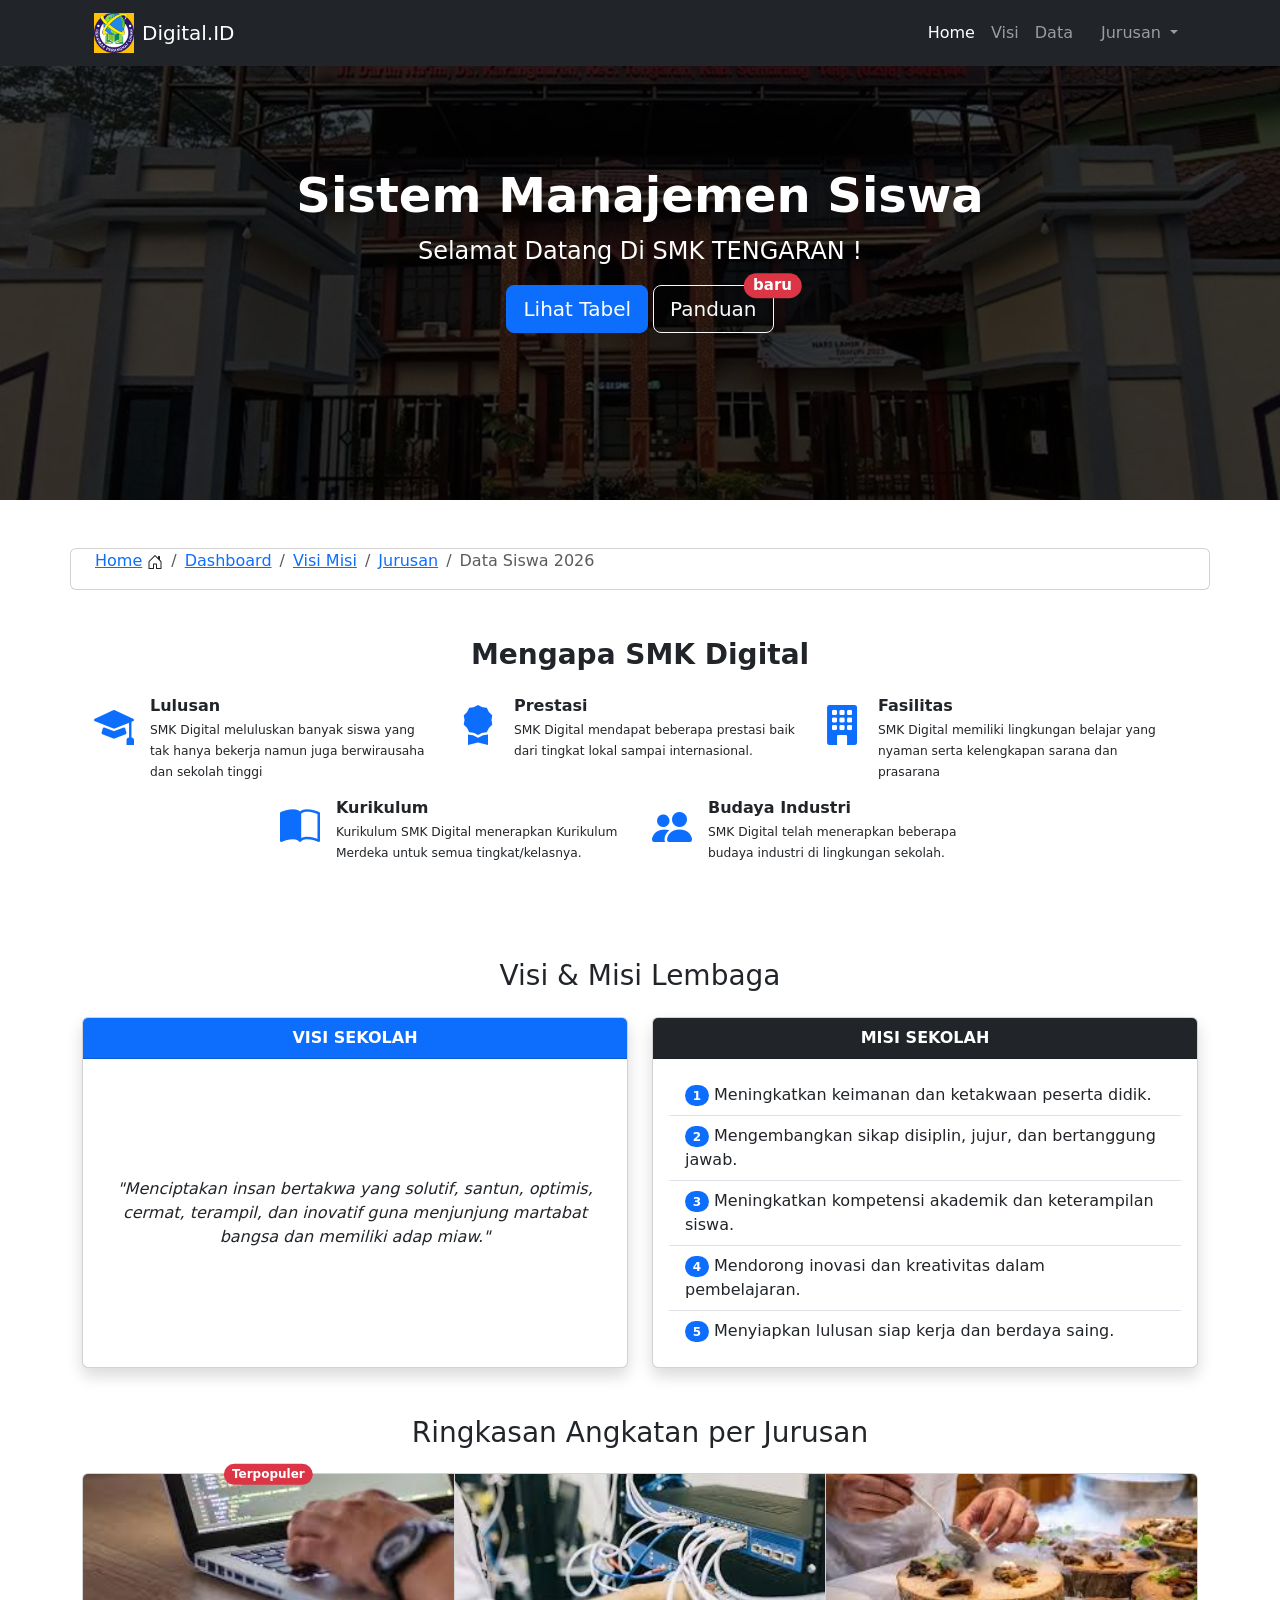
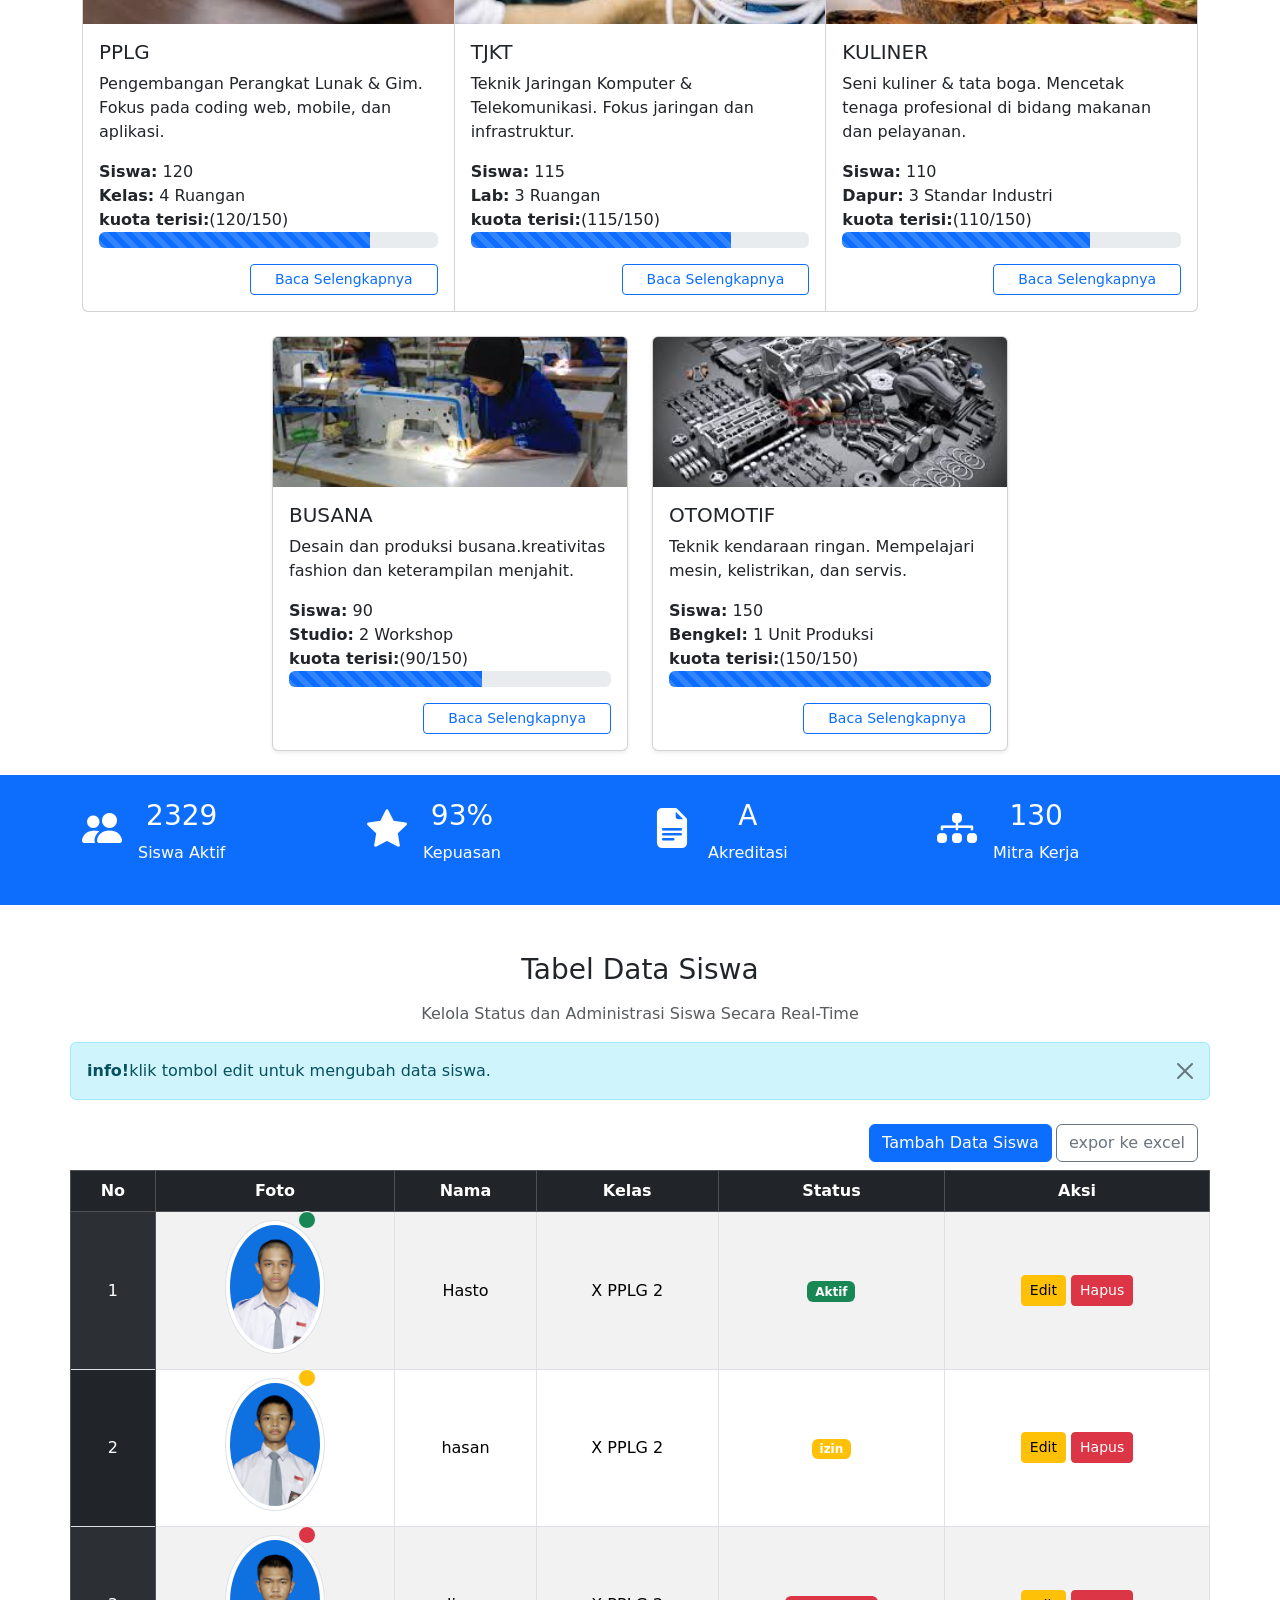
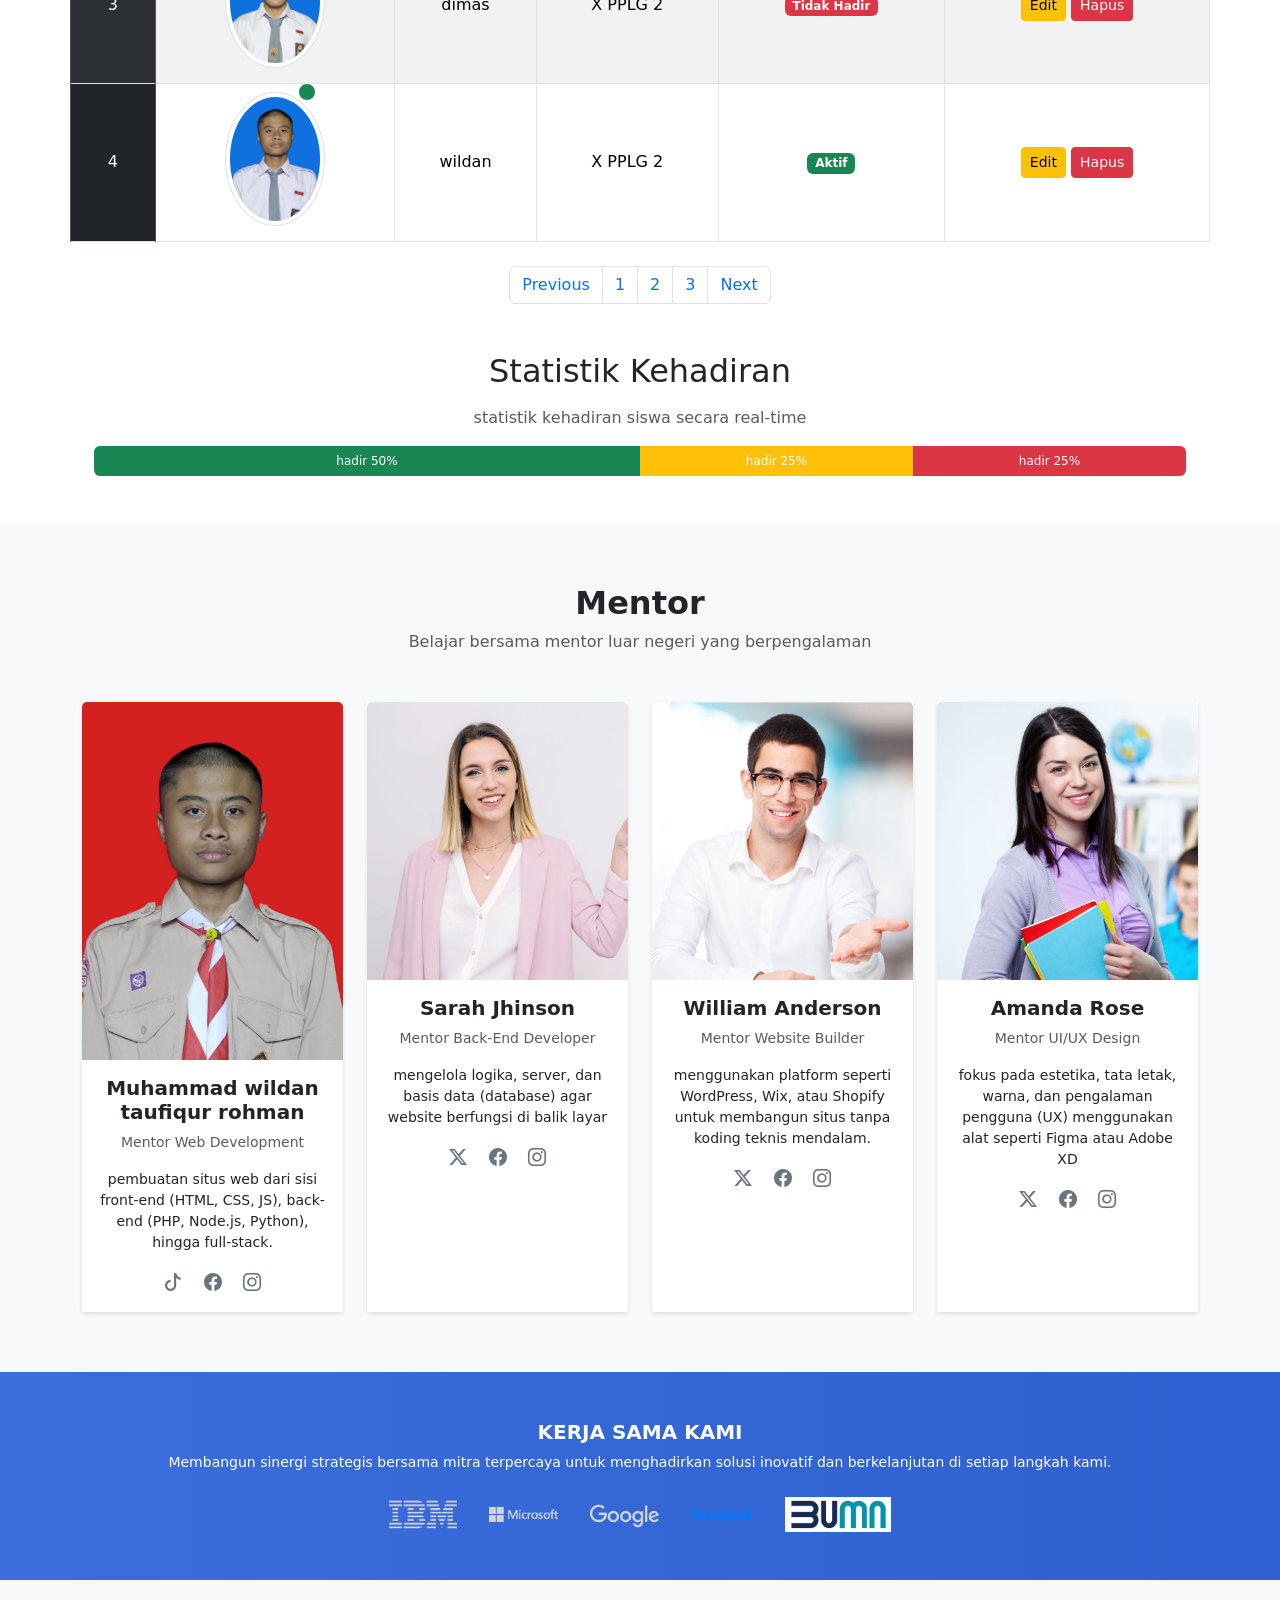
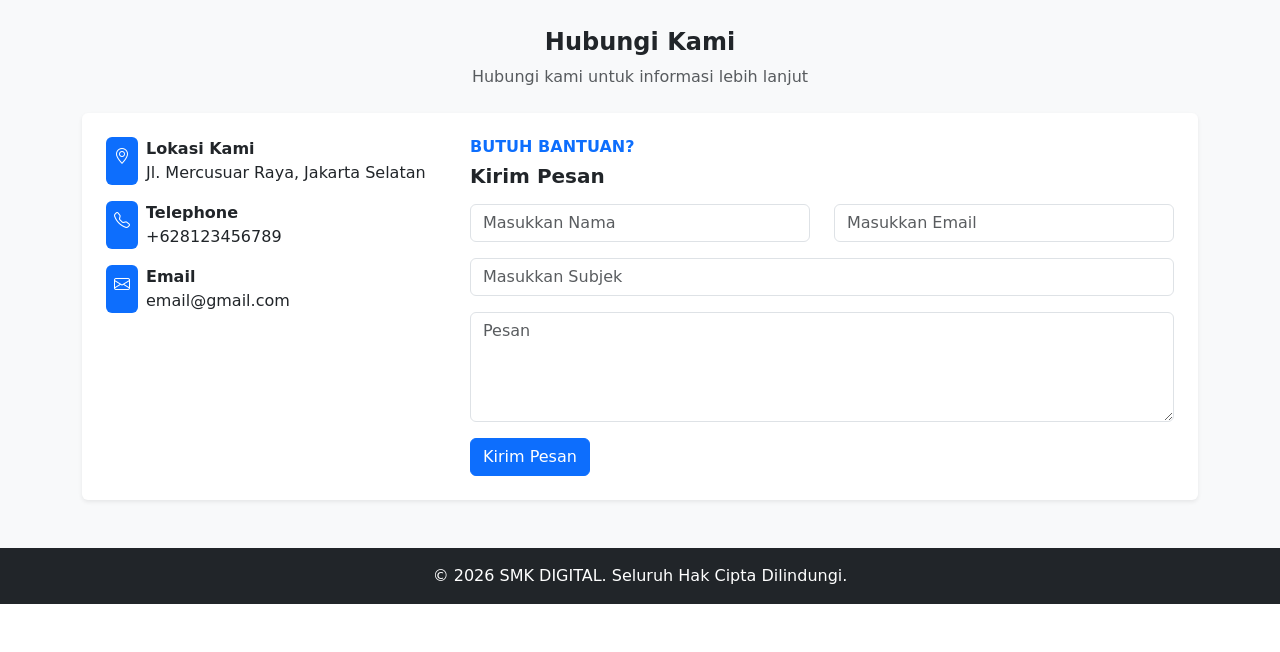
<file: index.html>
<!DOCTYPE html>
<html lang="en">
<head>
    <meta charset="UTF-8">
    <meta name="viewport" content="width=device-width, initial-scale=1.0">
    <title>Document</title>
    <link rel="stylesheet" href="https://cdn.jsdelivr.net/npm/bootstrap@5.3.2/dist/css/bootstrap.min.css">
    <link href="https://cdn.jsdelivr.net/npm/bootstrap@5.3.2/dist/css/bootstrap.min.css" rel="stylesheet">
    <link href="https://cdn.jsdelivr.net/npm/bootstrap-icons@1.11.3/font/bootstrap-icons.css" rel="stylesheet">
    <link rel="stylesheet" href="style.css"
   
  /head>
<body>
  <nav class="navbar navbar-expand-lg bg-dark navbar-dark fixed-top ">
  <div class="container">

    <!-- Logo + Nama -->
    <a class="navbar-brand d-flex align-items-center container" href="#">
      <img src="logo2.png" alt="Logo" width="40" height="40" class="me-2 bg-warning">
      Digital.ID
    </a>

    <button class="navbar-toggler" type="button" data-bs-toggle="collapse" data-bs-target="#navbarNav">
      <span class="navbar-toggler-icon"></span>
    </button>

    <div class="collapse navbar-collapse" id="navbarNav">

      <!-- Menu -->
      <ul class="navbar-nav ms-auto">
        <li class="nav-item">
          <a class="nav-link active" href="#">Home</a>
        </li>

        <li class="nav-item">
          <a class="nav-link" href="#visi">Visi</a>
        </li>

        <li class="nav-item">
          <a class="nav-link" href="#data">Data</a>
        </li>

        <li class="nav-item dropdown container ">
          <a class="nav-link dropdown-toggle" href="#" role="button" data-bs-toggle="dropdown" aria-expanded="false">
            Jurusan
          </a>
          <ul class="dropdown-menu bg-dark">
            <li><a class="dropdown-item text-light" href="rpl.html">PPLG</a></li>
            <li><a class="dropdown-item text-light" href="tkj.html">TJKT</a></li>
            <li><a class="dropdown-item text-light" href="oto.html">Otomotif</a></li>
            <li><a class="dropdown-item text-light" href="bus.html">Busana</a></li>
            <li><a class="dropdown-item text-light" href="kul.html">Kuliner</a></li>
             <li><hr class="dropdown-divider"></li>
            <li><a class="dropdown-item text-light" href="#Jurusan">Lihat Semua</a></li>
          </ul>
          </ul>
        </li>
      </ul>

    </div>
  </div>
</nav>

     <div class="hero">
        <div class="overlay d-flex justify-content-center align-items-center text-center">
            <div class="text-white">
                <h1 class="display-5 fw-bold">Sistem Manajemen Siswa</h1>
                <p class="fs-4">Selamat Datang Di SMK TENGARAN !</p>
                <button class="btn btn-primary btn-lg" onclick="window.location.href='#table'">Lihat Tabel</button>
                <button class="btn btn-outline-light btn-lg position-relative">Panduan
                  <span class="position-absolute bg-danger top-0 start-100 translate-middle badge rounded-pill">baru</span>
                </button>
            </div>
        </div>
    </div>
    <br>
    <div class="countainer mt-4 card container">
        <nav aria-label="breadcrumb align-items-center">
          <div class="container">
            <ol class="breadcrumb ">
                <li class="breadcrumb-item">
                    <a href="#">Home</a>
                    <svg xmlns="http://www.w3.org/2000/svg" width="16" height="16" fill="currentColor" class="bi bi-house-door" viewBox="0 0 16 16">
  <path d="M8.354 1.146a.5.5 0 0 0-.708 0l-6 6A.5.5 0 0 0 1.5 7.5v7a.5.5 0 0 0 .5.5h4.5a.5.5 0 0 0 .5-.5v-4h2v4a.5.5 0 0 0 .5.5H14a.5.5 0 0 0 .5-.5v-7a.5.5 0 0 0-.146-.354L13 5.793V2.5a.5.5 0 0 0-.5-.5h-1a.5.5 0 0 0-.5.5v1.293zM2.5 14V7.707l5.5-5.5 5.5 5.5V14H10v-4a.5.5 0 0 0-.5-.5h-3a.5.5 0 0 0-.5.5v4z"/>
</svg>
                </li>
                <li class="breadcrumb-item">
                    <a href="#">Dashboard</a>
                </li>
                <li class="breadcrumb-item">
                    <a href="#visi">Visi Misi</a>
                </li>
                <li class="breadcrumb-item">
                    <a href="#Jurusan">Jurusan</a>
                </li>

                <li class="breadcrumb-item active" aria-current="page">Data Siswa 2026</li>
            </ol>
          </div>
        </nav>
    </div></br></br>
    <section class="container text-start ">
      <h3 class="text-center fw-bold" id="123">Mengapa SMK Digital</h3>
      <div class="row mt-4 text-start container">
    
    <div class="col-md-4">
      <div class="d-flex">
        <i class="bi bi-mortarboard-fill text-primary fs-1 me-3"></i>
        <div>
          <h6 class="fw-bold mb-1">Lulusan</h6>
          <p class="small"><small>SMK Digital meluluskan banyak siswa yang tak hanya bekerja namun juga berwirausaha dan sekolah tinggi</small></p>
        </div>
      </div>
    </div>
    <div class="col-md-4">
      <div class="d-flex">
      <i class="bi bi-award-fill text-primary fs-1 me-3"></i>
      <div>
        <h6 class="fw-bold mb-1">Prestasi</h6>
        <p class="small"><small>SMK Digital mendapat beberapa prestasi baik dari tingkat lokal sampai internasional.</small></p>
      </div>
    </div>
    </div>
    <div class="col-md-4">
      <div class="d-flex">
      <i class="bi bi-building-fill text-primary fs-1 me-3"></i>
      <div>
      <h6 class="fw-bold mb-1">Fasilitas</h6>
      <p class="small"><small>SMK Digital memiliki lingkungan belajar yang nyaman serta kelengkapan sarana dan prasarana</small></p>
    </div>
    </div>
  </div>
  </div>
</div>
    
  <div class="container">
  <div class="row g-4 justify-content-center">

    <!-- Kurikulum -->
    <div class="col-md-4">
      <div class="d-flex align-items-start">
        <i class="bi bi-book-half text-primary fs-1 me-3"></i>
        <div>
          <h6 class="fw-bold mb-1">Kurikulum</h6>
          <p class="small mb-0">
            <small>Kurikulum SMK Digital menerapkan Kurikulum Merdeka untuk semua tingkat/kelasnya.</small>
          </p>
        </div>
      </div>
    </div>

    <!-- Budaya Industri -->
    <div class="col-md-4">
      <div class="d-flex align-items-start">
        <i class="bi bi-people-fill text-primary fs-1 me-3"></i>
        <div class="">
          <h6 class="fw-bold mb-1 ">Budaya Industri</h6>
          <p class="small mb-0">
            <small>SMK Digital telah menerapkan beberapa budaya industri di lingkungan sekolah.</small>
          </p>
        </div>
      </div>
    </div>

  </div>
</div>
    </section></br></br>

    <!-- Visi & Misi  -->
 <div class="container my-5" id="visi">
  <h3 class="text-center mb-4">Visi & Misi Lembaga</h3>
  <div class="row g-4">

    <!-- VISI -->
    <div class="col-md-6">
      <div class="card h-100 shadow" >
        <div class="card-header bg-primary text-white text-center fw-bold">
          VISI SEKOLAH
        </div>
        <div class="card-body d-flex align-items-center">
          <p class="text-center fst-italic mb-0">
            "Menciptakan insan bertakwa yang solutif, santun, optimis, 
            cermat, terampil, dan inovatif guna menjunjung martabat bangsa dan memiliki adap miaw."
          </p>
        </div>
      </div>
    </div>

    <!-- MISI -->
    <div class="col-md-6">
      <div class="card h-100 shadow">
        <div class="card-header bg-dark text-white text-center fw-bold">
          MISI SEKOLAH
        </div>
        <div class="card-body">
          <ul class="list-group list-group-flush">
            <li class="list-group-item ">
              <div><span class="badge text-bg-primary rounded-pill">1</span>
              Meningkatkan keimanan dan ketakwaan peserta didik.</div>
            </li>
            <li class="list-group-item">
              <div><span class="badge text-bg-primary rounded-pill">2</span>
              Mengembangkan sikap disiplin, jujur, dan bertanggung jawab.</div>
            </li>
            <li class="list-group-item">
              <div><span class="badge text-bg-primary rounded-pill">3</span>
              Meningkatkan kompetensi akademik dan keterampilan siswa.</div>
            </li>
            <li class="list-group-item">
              <div><span class="badge text-bg-primary rounded-pill">4</span>
              Mendorong inovasi dan kreativitas dalam pembelajaran.</div>
            </li>
            <li class="list-group-item">
              <div><span class="badge text-bg-primary rounded-pill">5</span>
              Menyiapkan lulusan siap kerja dan berdaya saing.</div>
            </li>
          </ul>
        </div>
      </div>
    </div>
  </div>
 </div>

<!--  Angkatan  Jurusan -->
 <div class="container my5" id="Jurusan">
  <h3 class="text-center mb-4">Ringkasan Angkatan per Jurusan</h3>

  <div class="row g-4 justify-content-center ">

    <div class="card-group">
  <div class="card">
    <img src="pplg 1.jpg" class="card-img-top" alt="PPLG" style="height: 150px; object-fit: cover;">
    <div class="card-body">
      <span class="position-absolute top-0 start-50 translate-middle badge rounded-pill bg-danger">Terpopuler</span>
      <h5 class="card-title">PPLG</h5>
      <p class="card-text">
            Pengembangan Perangkat Lunak & Gim. Fokus pada coding web, mobile, dan aplikasi.
          </p>
      <ul class="list-unstyled">
            <li><strong>Siswa:</strong> 120</li>
            <li><strong>Kelas:</strong> 4 Ruangan</li>
            <li><strong>kuota terisi:</strong>(120/150)</li>
            <div class="progress" role="progressbar" aria-label="Default striped example" aria-valuenow="10" aria-valuemin="0" aria-valuemax="100">
            <div class="progress-bar progress-bar-striped progress-bar-animated" style="width: 80%"></div></div>
          </ul>
          <a href="rpl.html" class="btn btn-outline-primary float-end px-4 py-1 btn-sm">Baca Selengkapnya</a>
    </div>
  </div>
  <div class="card">
    <img src="tkj 2.jpg" class="card-img-top" alt="TJKT" style="height: 150px; object-fit: cover;">
    <div class="card-body">
      <h5 class="card-title">TJKT</h5>
      <p class="card-text">Teknik Jaringan Komputer & Telekomunikasi. Fokus jaringan dan infrastruktur.</p>
      <ul class="list-unstyled">
            <li><strong>Siswa:</strong> 115</li>
            <li><strong>Lab:</strong> 3 Ruangan</li>
            <li><strong>kuota terisi:</strong>(115/150)</li>
            <div class="progress" role="progressbar" aria-label="Default striped example" aria-valuenow="10" aria-valuemin="0" aria-valuemax="100">
            <div class="progress-bar progress-bar-striped progress-bar-animated" style="width: 77%"></div></div>
          </ul>
          <a href="tkj.html" class="btn btn-outline-primary float-end px-4 py-1 btn-sm">Baca Selengkapnya</a>
    </div>
  </div>
  <div class="card">
    <img src="kul 3.jpg" class="card-img-top" alt="Kuliner" style="height: 150px; object-fit: cover;">
    <div class="card-body">
      <h5 class="card-title">KULINER</h5>
      <p class="card-text">Seni kuliner & tata boga. Mencetak tenaga profesional di bidang makanan dan pelayanan.</p>
      <ul class="list-unstyled">
            <li><strong>Siswa:</strong> 110</li>
            <li><strong>Dapur:</strong> 3 Standar Industri</li>
            <li><strong>kuota terisi:</strong>(110/150)</li>
            <div class="progress" role="progressbar" aria-label="Default striped example" aria-valuenow="10" aria-valuemin="0" aria-valuemax="100">
            <div class="progress-bar progress-bar-striped progress-bar-animated" style="width: 73%"></div></div>
          </ul>
          <a href="kul.html" class="btn btn-outline-primary float-end px-4 py-1 btn-sm ">Baca Selengkapnya</a>
    </div>
  </div>
</div>

    <!-- BUSANA -->
    <div class="col-12 col-md-4">
      <div class="card h-100 shadow-sm">
        <img src="busana 1.jpg" class="card-img-top img-fluid " alt="Busana" style="height: 150px; object-fit: cover;">
        <div class="card-body">
          <h5 class="card-title">BUSANA</h5>
          <p class="card-text">
            Desain dan produksi busana.kreativitas fashion dan keterampilan menjahit.
          </p>
          <ul class="list-unstyled">
            <li><strong>Siswa:</strong> 90</li>
            <li><strong>Studio:</strong> 2 Workshop</li>
            <li><strong>kuota terisi:</strong>(90/150)</li>
            <div class="progress" role="progressbar" aria-label="Default striped example" aria-valuenow="10" aria-valuemin="0" aria-valuemax="100">
            <div class="progress-bar progress-bar-striped progress-bar-animated" style="width: 60%"></div></div>
          </ul>
          <a href="bus.html" class="btn btn-outline-primary float-end px-4 py-1 btn-sm">Baca Selengkapnya</a>
        </div>
      </div>
    </div>

    <!-- OTOMOTIF -->
    <div class="col-12 col-md-4">
      <div class="card h-100 shadow-sm">
        <img src="oto 3.jpg" class="card-img-top img-fluid" alt="Otomotif" style="height: 150px; object-fit: cover;">
        <div class="card-body">
          <h5 class="card-title">OTOMOTIF</h5>
          <p class="card-text">
            Teknik kendaraan ringan. Mempelajari mesin, kelistrikan, dan servis.
          </p>
          <ul class="list-unstyled">
            <li><strong>Siswa:</strong> 150</li>
            <li><strong>Bengkel:</strong> 1 Unit Produksi</li>
            <li><strong>kuota terisi:</strong>(150/150)</li>
            <div class="progress" role="progressbar" aria-label="Default striped example" aria-valuenow="10" aria-valuemin="0" aria-valuemax="100">
            <div class="progress-bar progress-bar-striped progress-bar-animated" style="width: 100%"></div></div>
          </ul>
          <a href="oto.html" class="btn btn-outline-primary float-end px-4 py-1 btn-sm">Baca Selengkapnya</a>
         </div>
       </div>
     </div>
   </div>
 </div></br>

<section class="bg-primary text-white text-center py-4 ">
  <div class="container">
    <div class="row ">

      <div class="col-md-3">
        <div class="d-flex ">
          <i class="bi bi-people-fill fs-1 me-3"></i>
          <div>
        <h3>2329</h3>
        <p>Siswa Aktif</p>
          </div>
        </div>
      </div>

      <div class="col-md-3">
        <div class="d-flex">
          <i class="bi bi-star-fill fs-1 me-3"></i>
          <div>
            <h3>93%</h3>
            <p>Kepuasan</p>
          </div>
        </div>
      </div>

      <div class="col-md-3">
        <div class="d-flex ">
          <i class="bi bi-file-earmark-text-fill fs-1 me-3"></i>
          <div>
            <h3>A</h3>
            <p>Akreditasi</p>
          </div>
        </div>
      </div>

      <div class="col-md-3">
        <div class="d-flex">
          <i class="bi bi-diagram-3-fill fs-1 me-3"></i>
          <div>
            <h3>130</h3>
            <p>Mitra Kerja</p>
          </div>
        </div>
      </div>

    </div>
  </div>
</section>


  
  <div class="countainer my-5" id="data">
    <h3 class="text-center mb-3">Tabel Data Siswa</h3>
    <p class="text-center text-muted ">Kelola Status dan Administrasi Siswa Secara Real-Time</p>
    <div class="alert alert-info alert-dismissible fade show container" role="alert"><strong>info!</strong>klik tombol edit untuk mengubah data siswa.
    <button type="button" class="btn-close" data-bs-dismiss="alert" aria-label="Close"></button></div>
    <!-- Tombol aksi bawah -->
  <div class="text-center p-2 ">
    <div class="d-flex justify-content-end container">
    <button class="btn btn-primary me-1" data-bs-toggle="modal" data-bs-target="#modalsiswa">Tambah Data Siswa</button>
    <div class="modal fade" id="modalsiswa">
      <div class="modal-dialog">
    <div class="modal-content">

      
      <div class="modal-header bg-primary text-white">
        <h5 class="modal-title">
            <i class="bi bi-person-plus-fill me-2"></i>Tambah Siswa Baru</h5>
        <button type="button" class="btn-close" data-bs-dismiss="modal"></button>
      </div>

      
      <div class="modal-body">
        <form>
          <div class="mb-3 text-start fw-bold">
            <label>Hasto</label>
            <input type="text" class="form-control" placeholder="Contoh: Budi Santoso">
          </div>

          <div class="mb-3 text-start fw-bold">
            <label>Kelas</label>
            <select class="form-select">
              <option>Pilih Kelas</option>
              <option>X</option>
              <option>XI</option>
              <option>XII</option>
            </select>
          </div>

          <div class="mb-3 text-start fw-bold">
            <label>Foto Profil</label>
            <input type="file" class="form-control">
            <small class="text-muted">Format JPG/PNG (Max 2MB)</small>
          </div>
        </form>
      </div>

      
      <div class="modal-footer">
        <button class="btn btn-secondary" data-bs-dismiss="modal">Batal</button>
        <button class="btn btn-primary">Simpan Data</button>
      </div>

    </div>
  </div>
    </div>
    <button type="button" class="btn btn-outline-secondary">expor ke excel</button>
 </div></div>
 <div>
    <table class="table table-striped table-bordered table-hover align-middle text-center container" id="table">
            <thead>
                <tr class="table table-dark">
                    <th>No</th>
                    <th>Foto</th>
                    <th>Nama</th>
                    <th>Kelas</th>
                    <th>Status</th>
                    <th>Aksi</th>
                </tr>
            </thead>

            <tbody>
                <tr>
                    <td class="table-dark">1</td>
                    <td><div class="position-relative d-inline-block"><img src="kentok.JPG" alt="SD"class="foto
                        rounded-circle d-block mx-auto img-thumbnail img-fluit rounded">
                      <span class="position-absolute top-0 end-0 translate-middle p-2  bg-success border border-light rounded-circle">
                      <span class="visually-hidden">New alerts</span>
                      </span> </div></td>
                    <td>Hasto </td>
                    <td>X PPLG 2</td>
                    <td><span class="badge bg-success">Aktif</span></td>
                    <td><button class="btn btn-warning btn-sm">Edit</button> <button class="btn btn-danger btn-sm">Hapus</button></td>
                </tr>
                <tr>
                    <td class="table-dark">2</td>  
                    <td><div class="position-relative d-inline-block"><img src="hasan.JPG" alt="SD"class="foto
                        rounded-circle d-block mx-auto img-thumbnail img-fluit rounded">
                      <span class="position-absolute top-0 end-0 translate-middle p-2 bg-warning border border-light rounded-circle">
                      <span class="visually-hidden">New alerts</span>
                      </span> </div></td>
                    <td>hasan</td>
                    <td>X PPLG 2</td>
                    <td><span class="badge bg-warning">izin</span></td>
                     <td><button class="btn btn-warning btn-sm">Edit</button> <button class="btn btn-danger btn-sm">Hapus</button></td>

                </tr>
                <tr>
                    <td class="table-dark">3</td>  
                    <td><div class="position-relative d-inline-block"><img src="dimas.JPG" alt="SD"class="foto
                        rounded-circle d-block mx-auto img-thumbnail img-fluit rounded">
                      <span class="position-absolute top-0 end-0 translate-middle p-2 bg-danger border border-light rounded-circle">
                      <span class="visually-hidden">New alerts</span>
                      </span> </div></td>
                    <span class="visually-hidden">New alerts</span>
                    </span> </div></td></td>
                    <td>dimas</td>
                    <td>X PPLG 2</td>
                    <td><span class="badge bg-danger">Tidak Hadir</span></td>
                     <td><button class="btn btn-warning btn-sm">Edit</button> <button class="btn btn-danger btn-sm">Hapus</button></td>
                </tr>
                <tr>
                    <td class="table-dark">4</td>  
                    <td><div class="position-relative d-inline-block"><img src="WIL.JPG" alt="SD"class="foto
                        rounded-circle d-block mx-auto img-thumbnail img-fluit rounded">
                      <span class="position-absolute top-0 end-0 translate-middle p-2 bg-success border border-light rounded-circle">
                      <span class="visually-hidden">New alerts</span>
                      </span> </div></td>
                    <td>wildan </td>
                    <td>X PPLG 2</td>
                    <td><span class="badge bg-success">Aktif</span></td>
                     <td><button class="btn btn-warning btn-sm">Edit</button> <button class="btn btn-danger btn-sm">Hapus</button></td>
                </tr>
            </tbody>
    </table>
    </div>
     <div class=" text-center mt-4 ">
     <nav aria-label="pagination" > 
            <ul class="pagination justify-content-center">
                <li class="page-item"><a class="page-link" href="#">Previous</a></li>
                <li class="page-item"><a class="page-link" href="#">1</a></li>
                <li class="page-item"><a class="page-link" href="#">2</a></li>
                <li class="page-item"><a class="page-link" href="#">3</a></li>
                <li class="page-item"><a class="page-link" href="#">Next</a></li>
            </ul>
         </nav>
 </div>
  <div class="container my-5">
    <h2 class="text-center mb-3">Statistik Kehadiran</h2>
    <p class="text-center text-muted ">statistik kehadiran siswa secara real-time</p>
    <div class="container">
   <div class="progress " style="height: 30px;">
   <div class="progress-bar bg-success" style="width: 50% ">hadir 50%</div>
   <div class="progress-bar bg-warning" style="width: 25%">hadir 25%</div>
   <div class="progress-bar bg-danger" style="width: 25%">hadir 25%</div>
  </div>
  </div>
  </div>

<!-- Section Mentor -->
    <section class="mentor-section text-center">
        <div class="container">
            <h2 class="fw-bold mb-2">Mentor</h2>
            <p class="text-muted mb-5">Belajar bersama mentor luar negeri yang berpengalaman</p>
            
            <div class="row g-4">
                <!-- Card muhammad wildan taufiqur rohman -->
                <div class="col-md-3 col-sm-6">
                    <div class="card mentor-card h-100">
                        <img src="AKUU.JPG" class="card-img-top" alt="WILDAN">
                        <div class="card-body">
                            <h5 class="card-title fw-bold">Muhammad wildan taufiqur rohman</h5>
                            <p class="card-text text-muted small mb-3">Mentor Web Development</p>
                            <p class="card-text small">pembuatan situs web dari sisi front-end (HTML, CSS, JS), back-end (PHP, Node.js, Python), hingga full-stack.</p>
                            <div class="mentor-social mt-3">
                                <a href="https://www.tiktok.com/@mazali259?_r=1&_t=ZS-956v6CmXbng"><i class="bi bi-tiktok" ></i></a>
                                <a href="https://www.facebook.com/share/1BEhVa2srz/"><i class="bi bi-facebook"></i></a>
                                <a href="https://www.instagram.com/gol.d_dika?igsh=MWhjbDRpNW5jYjVobg=="><i class="bi bi-instagram"></i></a>
                            </div>
                        </div>
                    </div>
                </div>

                <!-- Card Sarah Jhinson -->
                <div class="col-md-3 col-sm-6">
                    <div class="card mentor-card h-100">
                        <img src="sarah.jpeg" class="card-img-top" alt="Sarah Jhinson">
                        <div class="card-body">
                            <h5 class="card-title fw-bold">Sarah Jhinson</h5>
                            <p class="card-text text-muted small mb-3">Mentor Back-End Developer</p>
                            <p class="card-text small">mengelola logika, server, dan basis data (database) agar website berfungsi di balik layar</p>
                            <div class="mentor-social mt-3">
                                <i class="bi bi-twitter-x"></i>
                                <i class="bi bi-facebook"></i>
                                <i class="bi bi-instagram"></i>
                            </div>
                        </div>
                    </div>
                </div>

                <!-- Card William Anderson -->
                <div class="col-md-3 col-sm-6">
                    <div class="card mentor-card h-100">
                        <img src="bapak.jpeg" class="card-img-top" alt="William Anderson">
                        <div class="card-body">
                            <h5 class="card-title fw-bold">William Anderson</h5>
                            <p class="card-text text-muted small mb-3">Mentor Website Builder</p>
                            <p class="card-text small">menggunakan platform seperti WordPress, Wix, atau Shopify untuk membangun situs tanpa koding teknis mendalam.</p>
                            <div class="mentor-social mt-3">
                                <i class="bi bi-twitter-x"></i>
                                <i class="bi bi-facebook"></i>
                                <i class="bi bi-instagram"></i>
                            </div>
                        </div>
                    </div>
                </div>

                <!-- Card Amanda Rose -->
                <div class="col-md-3 col-sm-6">
                    <div class="card mentor-card h-100">
                        <img src="lili.jpeg" class="card-img-top" alt="Amanda Rose">
                        <div class="card-body">
                            <h5 class="card-title fw-bold">Amanda Rose</h5>
                            <p class="card-text text-muted small mb-3">Mentor UI/UX Design</p>
                            <p class="card-text small">fokus pada estetika, tata letak, warna, dan pengalaman pengguna (UX) menggunakan alat seperti Figma atau Adobe XD</p>
                            <div class="mentor-social mt-3">
                                <i class="bi bi-twitter-x"></i>
                                <i class="bi bi-facebook"></i>
                                <i class="bi bi-instagram"></i>
                            </div>
                        </div>
                    </div>
                </div>
            </div>
        </div>
    </section>

<section class="py-5 text-center text-white" style="background: linear-gradient(90deg, #3b6edc, #2f5fd0);">
    <h5 class="fw-bold">KERJA SAMA KAMI</h5>
    <p class="small">
      Membangun sinergi strategis bersama mitra terpercaya untuk menghadirkan solusi inovatif
      dan berkelanjutan di setiap langkah kami.
    </p>

    <div class="d-flex justify-content-center align-items-center flex-wrap mt-4">
      <img src="ibm.png" class="mx-3" height="35">
      <img src="mcp.png" class="mx-3" height="35">
      <img src="ggl.png" class="mx-3" height="35">
      <img src="fb.png" class="mx-3" height="35">
      <img src="bumn.jpg" class="mx-3" height="35">
    </div>
</section>

<section class="py-5 bg-light">
  <div class="container">

    <div class="text-center mb-4">
      <h4 class="fw-bold">Hubungi Kami</h4>
      <p class="text-muted">Hubungi kami untuk informasi lebih lanjut</p>
    </div>

    <div class="bg-white p-4 rounded shadow-sm">
      <div class="row">

        <!-- KIRI (INFO) -->
        <div class="col-md-4 mb-4">
          
          <div class="d-flex mb-3">
            <div class="bg-primary text-white p-2 rounded me-2">
              <i class="bi bi-geo-alt"></i>
            </div>
            <div>
              <strong>Lokasi Kami</strong><br>
              Jl. Mercusuar Raya, Jakarta Selatan
            </div>
          </div>

          <div class="d-flex mb-3">
            <div class="bg-primary text-white p-2 rounded me-2">
              <i class="bi bi-telephone"></i>
            </div>
            <div>
              <strong>Telephone</strong><br>
              +628123456789
            </div>
          </div>

          <div class="d-flex">
            <div class="bg-primary text-white p-2 rounded me-2">
              <i class="bi bi-envelope"></i>
            </div>
            <div>
              <strong>Email</strong><br>
              email@gmail.com
            </div>
          </div>

        </div>

        <!-- KANAN (FORM) -->
        <div class="col-md-8">
          <h6 class="text-primary fw-bold">BUTUH BANTUAN?</h6>
          <h5 class="fw-bold mb-3">Kirim Pesan</h5>

          <form>
            <div class="row">
              <div class="col-md-6 mb-3">
                <input type="text" class="form-control" placeholder="Masukkan Nama">
              </div>
              <div class="col-md-6 mb-3">
                <input type="email" class="form-control" placeholder="Masukkan Email">
              </div>
            </div>

            <div class="mb-3">
              <input type="text" class="form-control" placeholder="Masukkan Subjek">
            </div>

            <div class="mb-3">
              <textarea class="form-control" rows="4" placeholder="Pesan"></textarea>
            </div>

            <button class="btn btn-primary">Kirim Pesan</button>
          </form>
        </div>

      </div>
    </div>

  </div>
</section>


<!-- Footer -->
<footer class="bg-dark text-white text-center py-3">
  © 2026 SMK DIGITAL. Seluruh Hak Cipta Dilindungi.
</footer>

<script src="https://cdn.jsdelivr.net/npm/bootstrap@5.3.2/dist/js/bootstrap.bundle.min.js"></script>
</body>
</html>
</file>
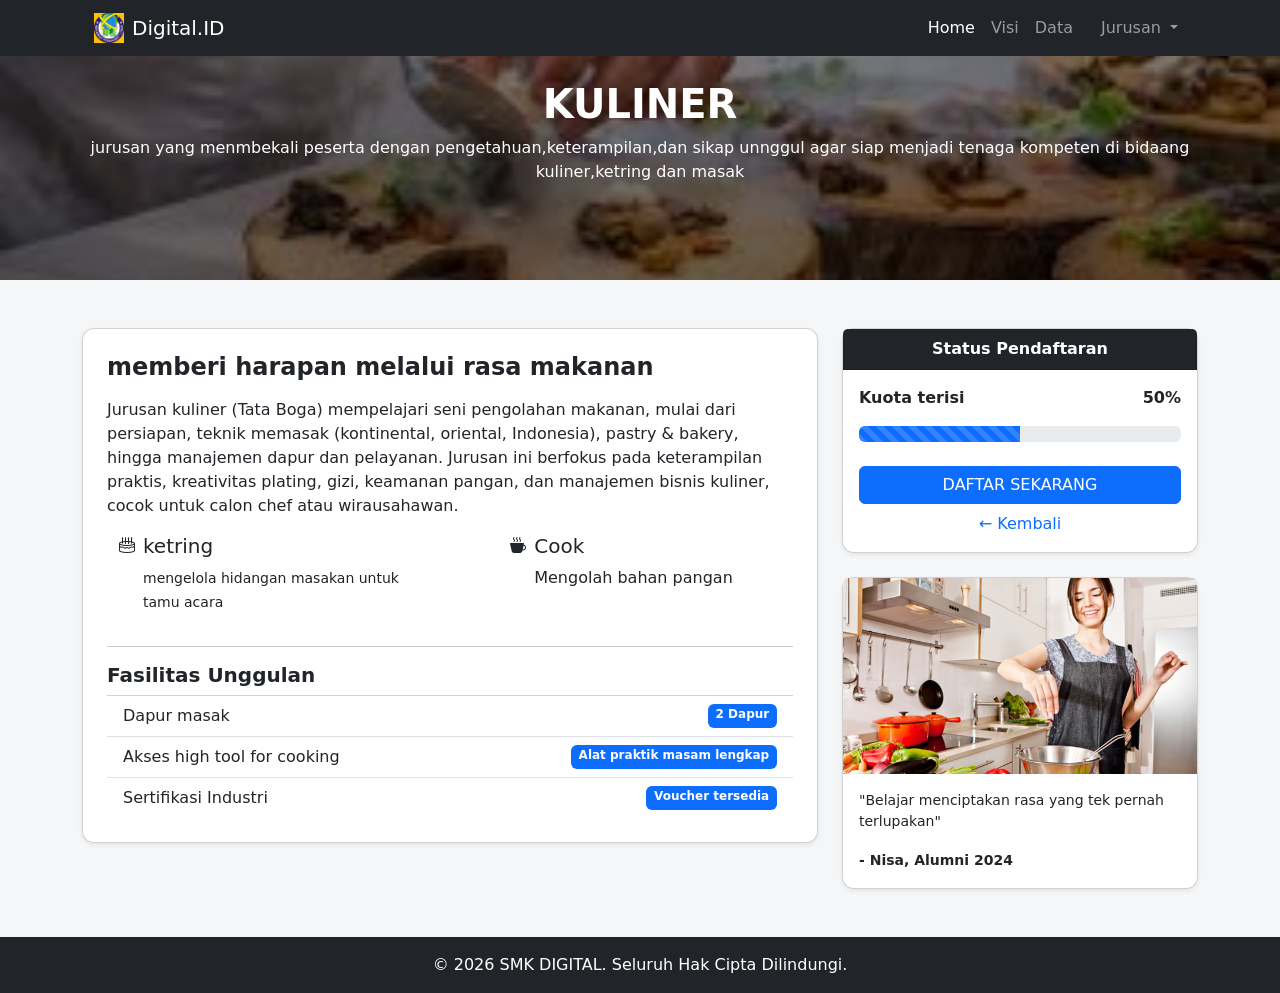
<file: kul.html>
<!DOCTYPE html>
<html lang="id">
<head>
  <meta charset="UTF-8">
  <meta name="viewport" content="width=device-width, initial-scale=1.0">
  <title>Documen</title>
  <link href="https://cdn.jsdelivr.net/npm/bootstrap@5.3.2/dist/css/bootstrap.min.css" rel="stylesheet">
  <link href="https://cdn.jsdelivr.net/npm/bootstrap-icons@1.11.3/font/bootstrap-icons.css" rel="stylesheet">
  <style>
    body {
      background-color: #f5f6f8;
    }
    .hero {
      background: linear-gradient(rgba(0,0,0,0.5), rgba(0,0,0,0.6)),
                  url("kul 3.jpg");
      background-size: cover;
      background-position: center;
      color: white;
      padding: 80px 0;
    }
    .card {
      border-radius: 12px;
    }
    .badge-custom {
      background-color: #0d6efd;
    }
  </style>
</head>
<body>

<!-- Navbar -->
<nav class="navbar navbar-expand-lg bg-dark navbar-dark fixed-top ">
  <div class="container">

    <!-- Logo + Nama -->
    <a class="navbar-brand d-flex align-items-center container" href="#">
      <img src="logo2.png" alt="Logo" width="30" height="30" class="me-2 bg-warning">
      Digital.ID
    </a>

    <button class="navbar-toggler" type="button" data-bs-toggle="collapse" data-bs-target="#navbarNav">
      <span class="navbar-toggler-icon"></span>
    </button>

    <div class="collapse navbar-collapse" id="navbarNav">

      <!-- Menu -->
      <ul class="navbar-nav ms-auto">
        <li class="nav-item">
          <a class="nav-link active" href="index (1).html">Home</a>
        </li>

        <li class="nav-item">
          <a class="nav-link" href="index (1).html">Visi</a>
        </li>

        <li class="nav-item">
          <a class="nav-link" href="index (1).html">Data</a>
        </li>

        <li class="nav-item dropdown container ">
          <a class="nav-link dropdown-toggle" href="#" role="button" data-bs-toggle="dropdown" aria-expanded="false">
            Jurusan
          </a>
          <ul class="dropdown-menu bg-dark">
            <li><a class="dropdown-item text-light" href="rpl.html">PPLG</a></li>
            <li><a class="dropdown-item text-light" href="tkj.html">TJKT</a></li>
            <li><a class="dropdown-item text-light" href="oto.html">Otomotif</a></li>
            <li><a class="dropdown-item text-light" href="bus.html">Busana</a></li>
            <li><a class="dropdown-item text-light" href="kul.html">Kuliner</a></li>
             <li><hr class="dropdown-divider"></li>
            <li><a class="dropdown-item text-light" href="tuga2 prbaikan - Copy.html#Jurusan">Lihat Semua</a></li>
          </ul>
          </ul>
        </li>
      </ul>

    </div>
  </div>
</nav>

<!-- Hero -->
<section class="hero text-center">
  <div class="container">
    <h1 class="fw-bold">KULINER</h1>
    <p>jurusan yang menmbekali peserta dengan pengetahuan,keterampilan,dan sikap unnggul agar siap menjadi tenaga kompeten di bidaang kuliner,ketring dan masak</p>
  </div>
</section>

<!-- Content -->
<div class="container my-5">
  <div class="row g-4">
    
    <!-- Main Content -->
    <div class="col-lg-8">
      <div class="card p-4 shadow-sm">
        <h4 class="fw-bold mb-3">memberi harapan melalui rasa makanan</h4>
        <p>
          Jurusan kuliner (Tata Boga) mempelajari seni pengolahan makanan, mulai dari persiapan, teknik memasak (kontinental, oriental, Indonesia), pastry & bakery, hingga manajemen dapur dan pelayanan. Jurusan ini berfokus pada keterampilan praktis, kreativitas plating, gizi, keamanan pangan, dan manajemen bisnis kuliner, cocok untuk calon chef atau wirausahawan.
        </p>

        <div class="container text-center">
  <div class="row">
    <!-- masak -->
    <div class="col">
      <div class="d-flex justify-content-center align-items-start">
<i class="bi bi-cake2"></i>
        <div class="ms-2 text-start">
          <h5>ketring</h5>
          <p><small>mengelola hidangan masakan untuk tamu acara</small></p>
        </div>
      </div>
    </div>
    <!-- masak -->
    <div class="col">
      <div class="d-flex justify-content-center align-items-start">
        <i class="bi bi-cup-hot-fill"></i>
        <div class="ms-2 text-start">
          <h5>Cook</h5>
          <p>Mengolah bahan pangan</p>
        </div>
      </div>
    </div>
  </div>
</div>
        <hr>

        <h5 class="fw-bold">Fasilitas Unggulan</h5>
        <ul class="list-group list-group-flush">
          <li class="list-group-item d-flex justify-content-between">
            Dapur masak
            <span class="badge badge-custom">2 Dapur</span>
          </li>
          <li class="list-group-item d-flex justify-content-between">
            Akses high tool for cooking
            <span class="badge badge-custom">Alat praktik masam lengkap</span>
          </li>
          <li class="list-group-item d-flex justify-content-between">
            Sertifikasi Industri
            <span class="badge badge-custom">Voucher tersedia</span>
          </li>
        </ul>
      </div>
    </div>

    <!-- Sidebar -->
    <div class="col-lg-4">
      <div class="card shadow-sm mb-4">
        <div class="card-header bg-dark text-white text-center fw-bold">
          Status Pendaftaran
        </div>
        <div class="card-body text-center">
          <div class="d-flex  fw-bold justify-content-between">
            <p class="text-start">Kuota terisi</p>
            <p class="text-end">50%</p>
            </div>
          <div class="progress" role="progressbar" aria-label="Animated striped example" aria-valuenow="75" aria-valuemin="0" aria-valuemax="100">
  <div class="progress-bar progress-bar-striped progress-bar-animated" style="width: 50%"></div>
</div></br>
          <button class="btn btn-primary w-100">DAFTAR SEKARANG</button>
          <a href="index.html" class="d-block mt-2 text-decoration-none">&larr; Kembali</a>
        </div>
      </div>

      <div class="card shadow-sm">
        <img src="masak.jpg" class="card-img-top">
        <div class="card-body">
          <p class="small">"Belajar menciptakan rasa yang tek pernah terlupakan"</p>
          <small><strong>- Nisa, Alumni 2024</strong></small>
        </div>
      </div>
    </div>

  </div>
</div>

<!-- Footer -->
<footer class="bg-dark text-white text-center py-3">
  © 2026 SMK DIGITAL. Seluruh Hak Cipta Dilindungi.
</footer>


<script src="https://cdn.jsdelivr.net/npm/bootstrap@5.3.3/dist/js/bootstrap.bundle.min.js"></script>
</body>
</html>
</file>
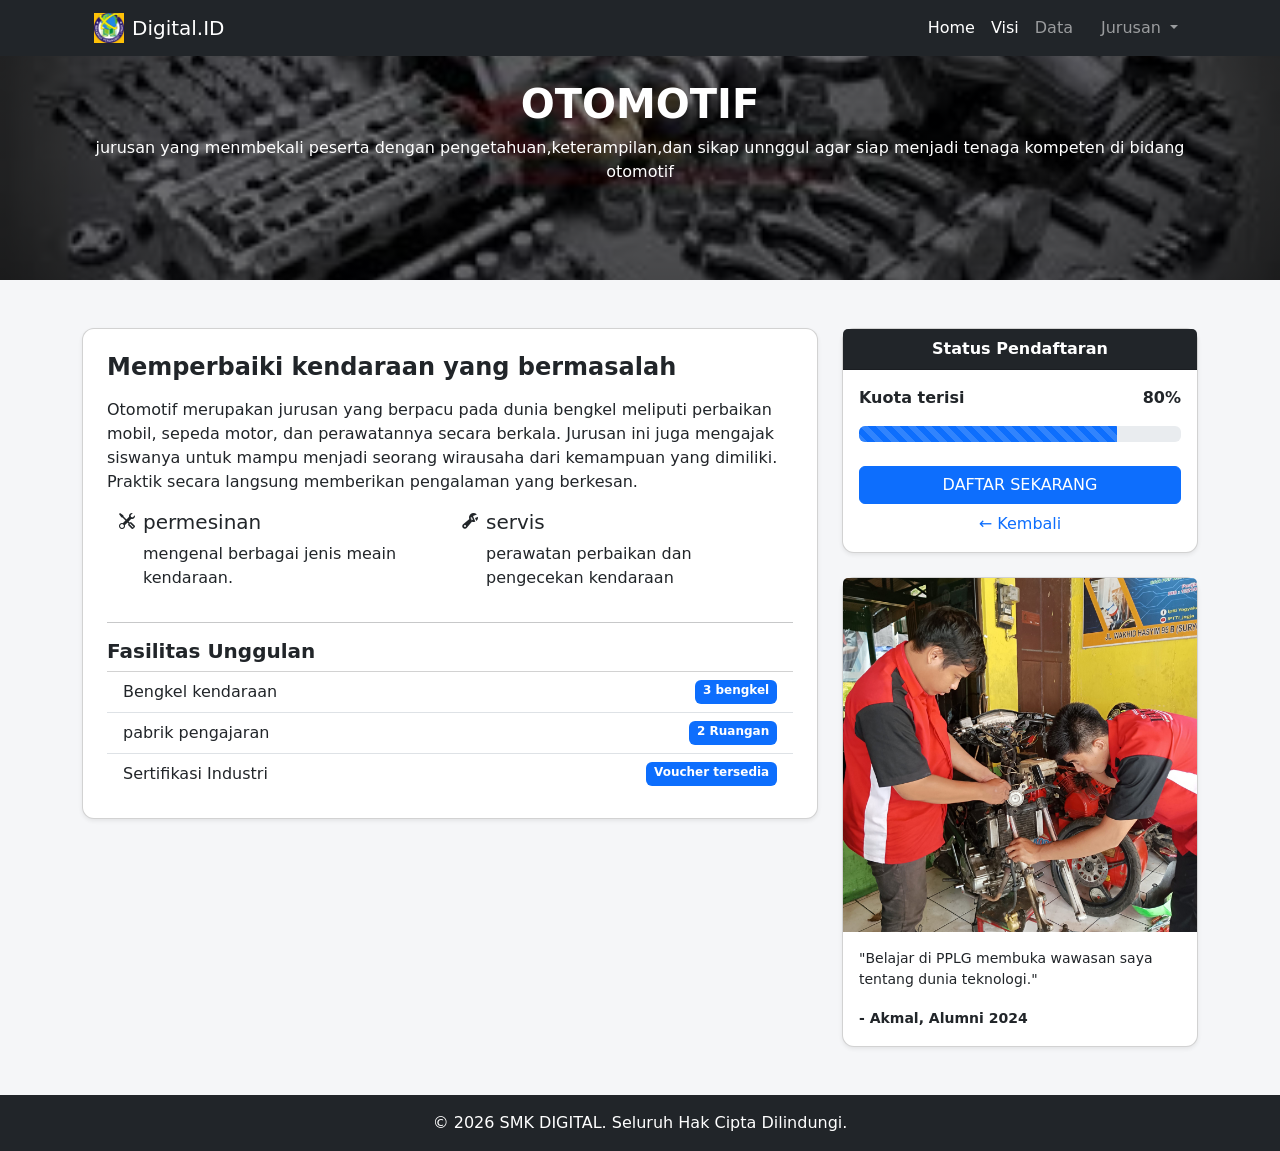
<file: oto.html>
<!DOCTYPE html>
<html lang="id">
<head>
  <meta charset="UTF-8">
  <meta name="viewport" content="width=device-width, initial-scale=1.0">
  <title>Documem</title>
  <link href="https://cdn.jsdelivr.net/npm/bootstrap@5.3.2/dist/css/bootstrap.min.css" rel="stylesheet">
  <link href="https://cdn.jsdelivr.net/npm/bootstrap-icons@1.11.3/font/bootstrap-icons.css" rel="stylesheet">
  <style>
    body {
      background-color: #f5f6f8;
    }
    .hero {
      background: linear-gradient(rgba(0,0,0,0.5), rgba(0,0,0,0.6)),
                  url("oto 3.jpg");
      background-size: cover;
      background-position: center;
      color: white;
      padding: 80px 0;
    }
    .card {
      border-radius: 12px;
    }
    .badge-custom {
      background-color: #0d6efd;
    }
  </style>
</head>
<body>

<!-- Navbar -->
<nav class="navbar navbar-expand-lg bg-dark navbar-dark fixed-top ">
  <div class="container">

    <!-- Logo + Nama -->
    <a class="navbar-brand d-flex align-items-center container" href="#">
      <img src="logo2.png" alt="Logo" width="30" height="30" class="me-2 bg-warning">
      Digital.ID
    </a>

    <button class="navbar-toggler" type="button" data-bs-toggle="collapse" data-bs-target="#navbarNav">
      <span class="navbar-toggler-icon"></span>
    </button>

    <div class="collapse navbar-collapse" id="navbarNav">

      <!-- Menu -->
      <ul class="navbar-nav ms-auto">
        <li class="nav-item">
          <a class="nav-link active" href="index (1).html">Home</a>
        </li>

        <li class="nav-item">
          <li class="nav-item">
            <a class="nav-link active" href="index (1).html"
           >Visi</a>
        </li>

        <li class="nav-item">
          <a class="nav-link" href="index (1).html">Data</a>
        </li>

        <li class="nav-item dropdown container ">
          <a class="nav-link dropdown-toggle" href="#" role="button" data-bs-toggle="dropdown" aria-expanded="false">
            Jurusan
          </a>
          <ul class="dropdown-menu bg-dark">
            <li><a class="dropdown-item text-light" href="rpl.html">PPLG</a></li>
            <li><a class="dropdown-item text-light" href="tkj.html">TJKT</a></li>
            <li><a class="dropdown-item text-light" href="oto.html">Otomotif</a></li>
            <li><a class="dropdown-item text-light" href="bus.html">Busana</a></li>
            <li><a class="dropdown-item text-light" href="kul.html">Kuliner</a></li>
             <li><hr class="dropdown-divider"></li>
            <li><a class="dropdown-item text-light" href="tuga2 prbaikan - Copy.html#Jurusan">Lihat Semua</a></li>
          </ul>
          </ul>
        </li>
      </ul>

    </div>
  </div>
</nav>

<!-- Hero -->
<section class="hero text-center">
  <div class="container">
    <h1 class="fw-bold">OTOMOTIF</h1>
    <p>jurusan yang menmbekali peserta dengan pengetahuan,keterampilan,dan sikap unnggul agar siap menjadi tenaga kompeten di bidang otomotif</p>
  </div>
</section>

<!-- Content -->
<div class="container my-5">
  <div class="row g-4">
    
    <!-- Main Content -->
    <div class="col-lg-8">
      <div class="card p-4 shadow-sm">
        <h4 class="fw-bold mb-3">Memperbaiki kendaraan yang bermasalah</h4>
        <p>
          Otomotif merupakan jurusan yang berpacu pada dunia bengkel meliputi perbaikan mobil, sepeda motor, dan perawatannya secara berkala. Jurusan ini juga mengajak siswanya untuk mampu menjadi seorang wirausaha dari kemampuan yang dimiliki. Praktik secara langsung memberikan pengalaman yang berkesan.
        </p>

        <div class="container text-center">
  <div class="row">
    <!-- Kolom permesinan -->
    <div class="col">
      <div class="d-flex justify-content-center align-items-start">
<i class="bi bi-tools"></i>
        <div class="ms-2 text-start">
          <h5>permesinan</h5>
          <p>mengenal berbagai jenis meain kendaraan.</p>
        </div>
      </div>
    </div>
    <!-- Kolom pengecekan -->
    <div class="col">
      <div class="d-flex justify-content-center align-items-start">
<i class="bi bi-wrench-adjustable"></i>
        <div class="ms-2 text-start">
          <h5>servis</h5>
          <p>perawatan perbaikan dan pengecekan kendaraan</p>
        </div>
      </div>
    </div>
  </div>
</div>
        <hr>

        <h5 class="fw-bold">Fasilitas Unggulan</h5>
        <ul class="list-group list-group-flush">
          <li class="list-group-item d-flex justify-content-between">
            Bengkel kendaraan
            <span class="badge badge-custom">3 bengkel</span>
          </li>
          <li class="list-group-item d-flex justify-content-between">
            pabrik pengajaran
            <span class="badge badge-custom">2 Ruangan</span>
          </li>
          <li class="list-group-item d-flex justify-content-between">
            Sertifikasi Industri
            <span class="badge badge-custom">Voucher tersedia</span>
          </li>
        </ul>
      </div>
    </div>

    <!-- Sidebar -->
    <div class="col-lg-4">
      <div class="card shadow-sm mb-4">
        <div class="card-header bg-dark text-white text-center fw-bold">
          Status Pendaftaran
        </div>
        <div class="card-body text-center">
          <div class="d-flex  fw-bold justify-content-between">
            <p class="text-start">Kuota terisi</p>
            <p class="text-end">80%</p>
            </div>
          <div class="progress" role="progressbar" aria-label="Animated striped example" aria-valuenow="75" aria-valuemin="0" aria-valuemax="100">
  <div class="progress-bar progress-bar-striped progress-bar-animated" style="width: 80%"></div>
</div></br>
          <button class="btn btn-primary w-100">DAFTAR SEKARANG</button>
          <a href="index.html" class="d-block mt-2 text-decoration-none">&larr; Kembali</a>
        </div>
      </div>

      <div class="card shadow-sm">
        <img src="bengkel.jpg" class="card-img-top">
        <div class="card-body">
          <p class="small">"Belajar di PPLG membuka wawasan saya tentang dunia teknologi."</p>
          <small><strong>- Akmal, Alumni 2024</strong></small>
        </div>
      </div>
    </div>

  </div>
</div>

<!-- Footer -->
<footer class="bg-dark text-white text-center py-3">
  © 2026 SMK DIGITAL. Seluruh Hak Cipta Dilindungi.
</footer>


<script src="https://cdn.jsdelivr.net/npm/bootstrap@5.3.3/dist/js/bootstrap.bundle.min.js"></script>
</body>
</html>
</file>
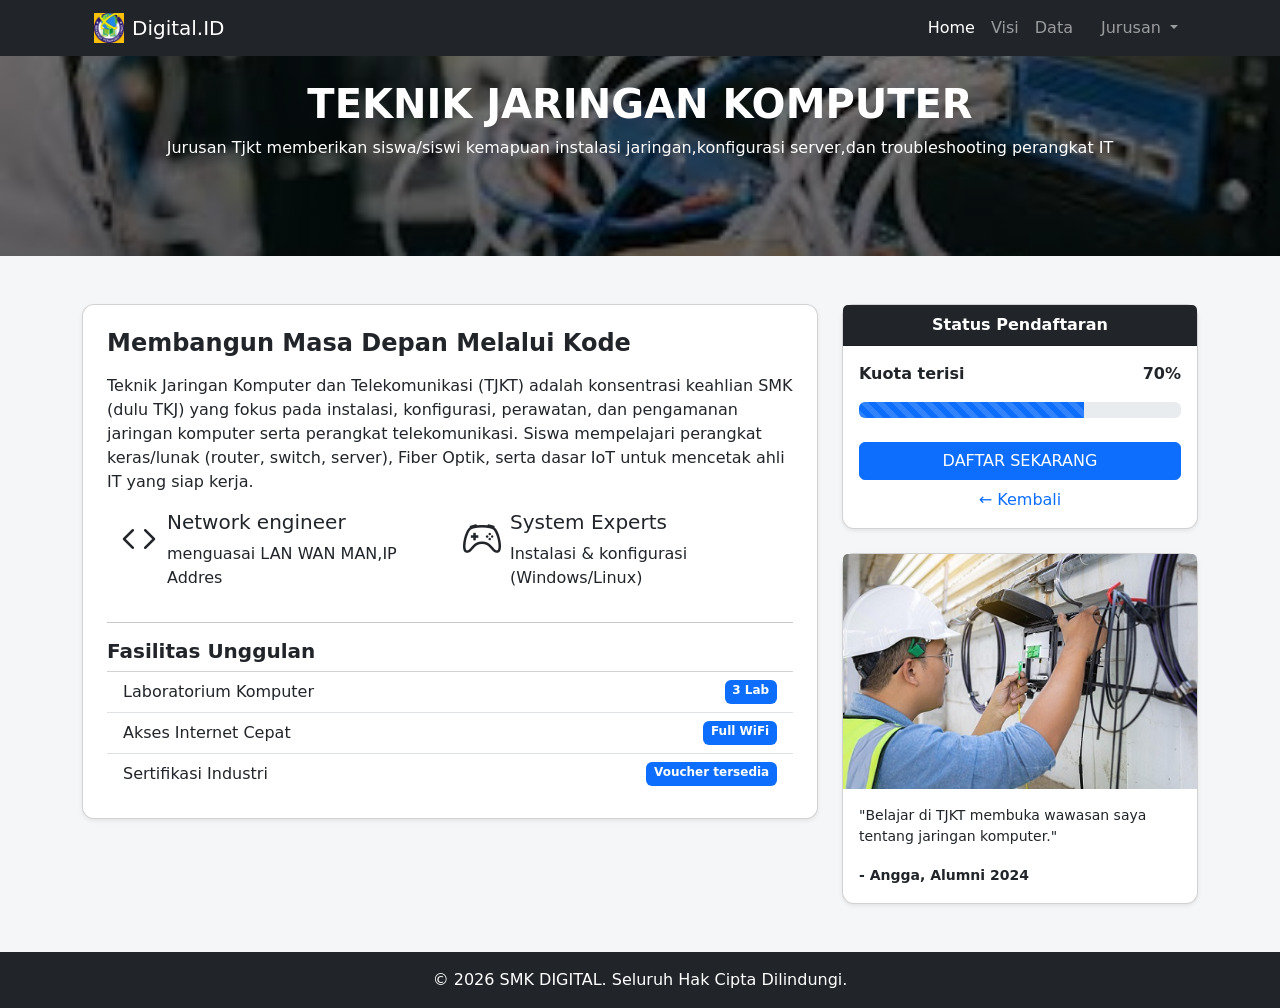
<file: tkj.html>
<!DOCTYPE html>
<html lang="id">
<head>
  <meta charset="UTF-8">
  <meta name="viewport" content="width=device-width, initial-scale=1.0">
  <title>Documen</title>
  <link href="https://cdn.jsdelivr.net/npm/bootstrap@5.3.2/dist/css/bootstrap.min.css" rel="stylesheet">
  <link href="https://cdn.jsdelivr.net/npm/bootstrap-icons@1.11.3/font/bootstrap-icons.css" rel="stylesheet">
  <style>
    body {
      background-color: #f5f6f8;
    }
    .hero {
      background: linear-gradient(rgba(0,0,0,0.5), rgba(0,0,0,0.6)),
                  url("tkj 2.jpg");
      background-size: cover;
      background-position: center;
      color: white;
      padding: 80px 0;
    }
    .card {
      border-radius: 12px;
    }
    .badge-custom {
      background-color: #0d6efd;
    }
  </style>
</head>
<body>

<!-- Navbar -->
<nav class="navbar navbar-expand-lg bg-dark navbar-dark fixed-top ">
  <div class="container">

    <!-- Logo + Nama -->
    <a class="navbar-brand d-flex align-items-center container" href="#">
      <img src="logo2.png" alt="Logo" width="30" height="30" class="me-2 bg-warning">
      Digital.ID
    </a>

    <button class="navbar-toggler" type="button" data-bs-toggle="collapse" data-bs-target="#navbarNav">
      <span class="navbar-toggler-icon"></span>
    </button>

    <div class="collapse navbar-collapse" id="navbarNav">

      <!-- Menu -->
      <ul class="navbar-nav ms-auto">
        <li class="nav-item">
          <a class="nav-link active" href="index (1).html">Home</a>
        </li>

        <li class="nav-item">
          <a class="nav-link" href="index (1).html">Visi</a>
        </li>

        <li class="nav-item">
          <a class="nav-link" href="">Data</a>
        </li>

        <li class="nav-item dropdown container ">
          <a class="nav-link dropdown-toggle" href="#" role="button" data-bs-toggle="dropdown" aria-expanded="false">
            Jurusan
          </a>
          <ul class="dropdown-menu bg-dark">
            <li><a class="dropdown-item text-light" href="rpl.html">PPLG</a></li>
            <li><a class="dropdown-item text-light" href="tkj.html">TJKT</a></li>
            <li><a class="dropdown-item text-light" href="oto.html">Otomotif</a></li>
            <li><a class="dropdown-item text-light" href="bus.html">Busana</a></li>
            <li><a class="dropdown-item text-light" href="kul.html">Kuliner</a></li>
             <li><hr class="dropdown-divider"></li>
            <li><a class="dropdown-item text-light" href="tuga2 prbaikan - Copy.html#Jurusan">Lihat Semua</a></li>
          </ul>
          </ul>
        </li>
      </ul>

    </div>
  </div>
</nav>

<!-- Hero -->
<section class="hero text-center">
  <div class="container">
    <h1 class="fw-bold">TEKNIK JARINGAN KOMPUTER </h1>
    <p>Jurusan Tjkt memberikan siswa/siswi kemapuan instalasi jaringan,konfigurasi server,dan troubleshooting perangkat IT</p>
  </div>
</section>

<!-- Content -->
<div class="container my-5">
  <div class="row g-4">
    
    <!-- Main Content -->
    <div class="col-lg-8">
      <div class="card p-4 shadow-sm">
        <h4 class="fw-bold mb-3">Membangun Masa Depan Melalui Kode</h4>
        <p>
          Teknik Jaringan Komputer dan Telekomunikasi (TJKT) adalah konsentrasi keahlian SMK (dulu TKJ) yang fokus pada instalasi, konfigurasi, perawatan, dan pengamanan jaringan komputer serta perangkat telekomunikasi. Siswa mempelajari perangkat keras/lunak (router, switch, server), Fiber Optik, serta dasar IoT untuk mencetak ahli IT yang siap kerja.
        </p>

        <div class="container text-center">
  <div class="row">
    <!-- Kolom Web Dev -->
    <div class="col">
      <div class="d-flex justify-content-center align-items-start">
        <i class="bi bi-code fs-1"></i>
        <div class="ms-2 text-start">
          <h5>Network engineer</h5>
          <p>menguasai LAN WAN MAN,IP Addres</p>
        </div>
      </div>
    </div>
    <!-- Kolom Game Dev -->
    <div class="col">
      <div class="d-flex justify-content-center align-items-start">
        <i class="bi bi-controller fs-1"></i>
        <div class="ms-2 text-start">
          <h5>System Experts</h5>
          <p>Instalasi & konfigurasi (Windows/Linux)</p>
        </div>
      </div>
    </div>
  </div>
</div>
        <hr>

        <h5 class="fw-bold">Fasilitas Unggulan</h5>
        <ul class="list-group list-group-flush">
          <li class="list-group-item d-flex justify-content-between">
            Laboratorium Komputer
            <span class="badge badge-custom">3 Lab</span>
          </li>
          <li class="list-group-item d-flex justify-content-between">
            Akses Internet Cepat
            <span class="badge badge-custom">Full WiFi</span>
          </li>
          <li class="list-group-item d-flex justify-content-between">
            Sertifikasi Industri
            <span class="badge badge-custom">Voucher tersedia</span>
          </li>
        </ul>
      </div>
    </div>

    <!-- Sidebar -->
    <div class="col-lg-4">
      <div class="card shadow-sm mb-4">
        <div class="card-header bg-dark text-white text-center fw-bold">
          Status Pendaftaran
        </div>
        <div class="card-body text-center">
          <div class="d-flex  fw-bold justify-content-between">
            <p class="text-start">Kuota terisi</p>
            <p class="text-end">70%</p>
            </div>
          <div class="progress" role="progressbar" aria-label="Animated striped example" aria-valuenow="75" aria-valuemin="0" aria-valuemax="100">
  <div class="progress-bar progress-bar-striped progress-bar-animated" style="width: 70%"></div>
</div></br>
          <button class="btn btn-primary w-100">DAFTAR SEKARANG</button>
          <a href="index.html" class="d-block mt-2 text-decoration-none">&larr; Kembali</a>
        </div>
      </div>

      <div class="card shadow-sm">
        <img src="wifi.jpg" class="card-img-top">
        <div class="card-body">
          <p class="small">"Belajar di TJKT membuka wawasan saya tentang jaringan komputer."</p>
          <small><strong>- Angga, Alumni 2024</strong></small>
        </div>
      </div>
    </div>

  </div>
</div>

<!-- Footer -->
<footer class="bg-dark text-white text-center py-3">
  © 2026 SMK DIGITAL. Seluruh Hak Cipta Dilindungi.
</footer>


<script src="https://cdn.jsdelivr.net/npm/bootstrap@5.3.3/dist/js/bootstrap.bundle.min.js"></script>
</body>
</html>
</file>
<file: style.css>
.hero {
            background-image : url("smk.jpg");
            background-size: cover;
            background-position: center;
            height: 500px;
            opacity: 100vh;
        }

        .overlay {
            background-color: rgba(0, 0, 0, 0.7);
            height: 500px;
        }

        .foto {
            max-width: 100px;
            height:auto;
        }
        :root {
          --bg-dark-blue: #1e3799;
          --light-text: #ecf0f1;
          --accent-color: #3498db;
          --primary-blue: #2c3e50;
          --text-color: #34495e;
          --progress-fill-color: #1e2a38;
          --progress-bar-bg: #ccc;
          --footer-dark-blue: #003366
        }
        .mentor-section {
            background-color: #f8f9fa;
            padding: 60px 0;
        }
        .mentor-card {
            border: none;
            border-radius: 0;
            box-shadow: 0 2px 4px rgba(0,0,0,0.1);
        }
        .mentor-card img {
            width: 100%;
            height: auto;
        }
        .mentor-social i {
            font-size: 18px;
            margin: 0 8px;
            color: #6c757d;
        }
</file>
